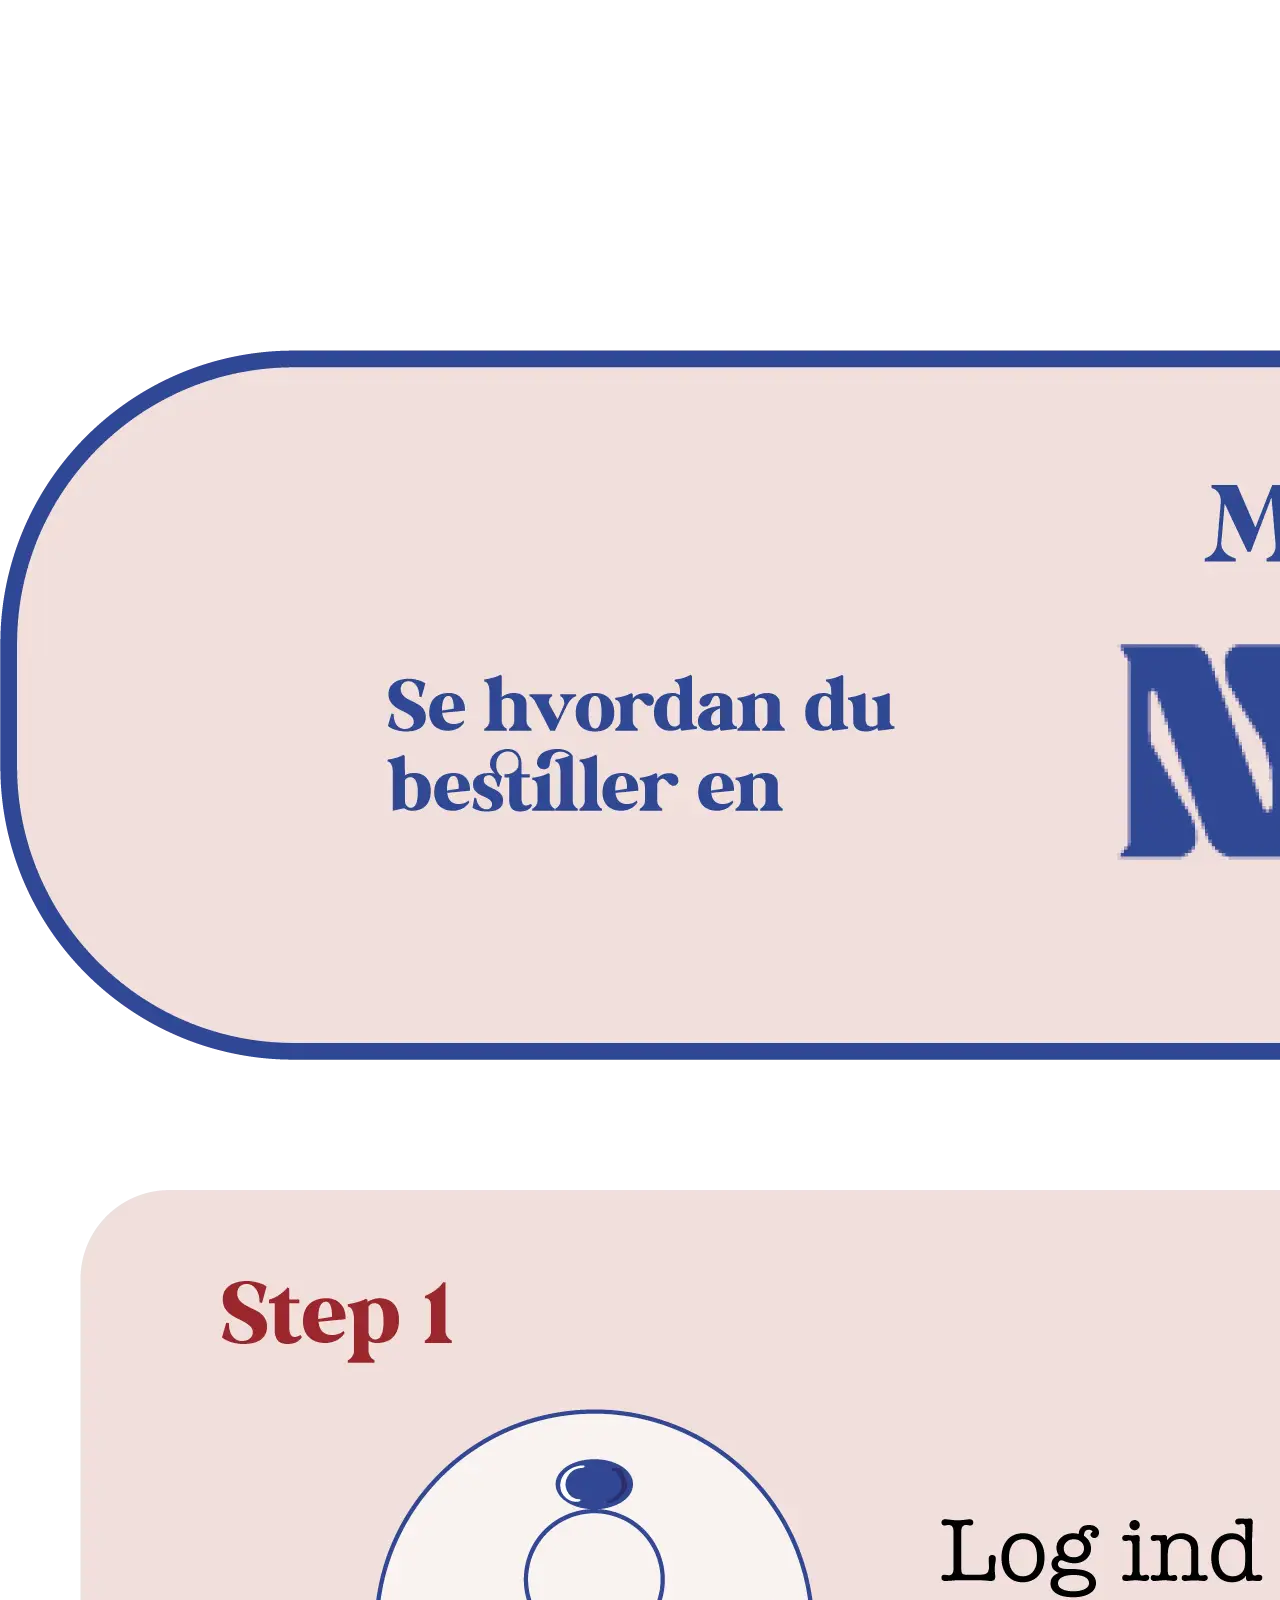
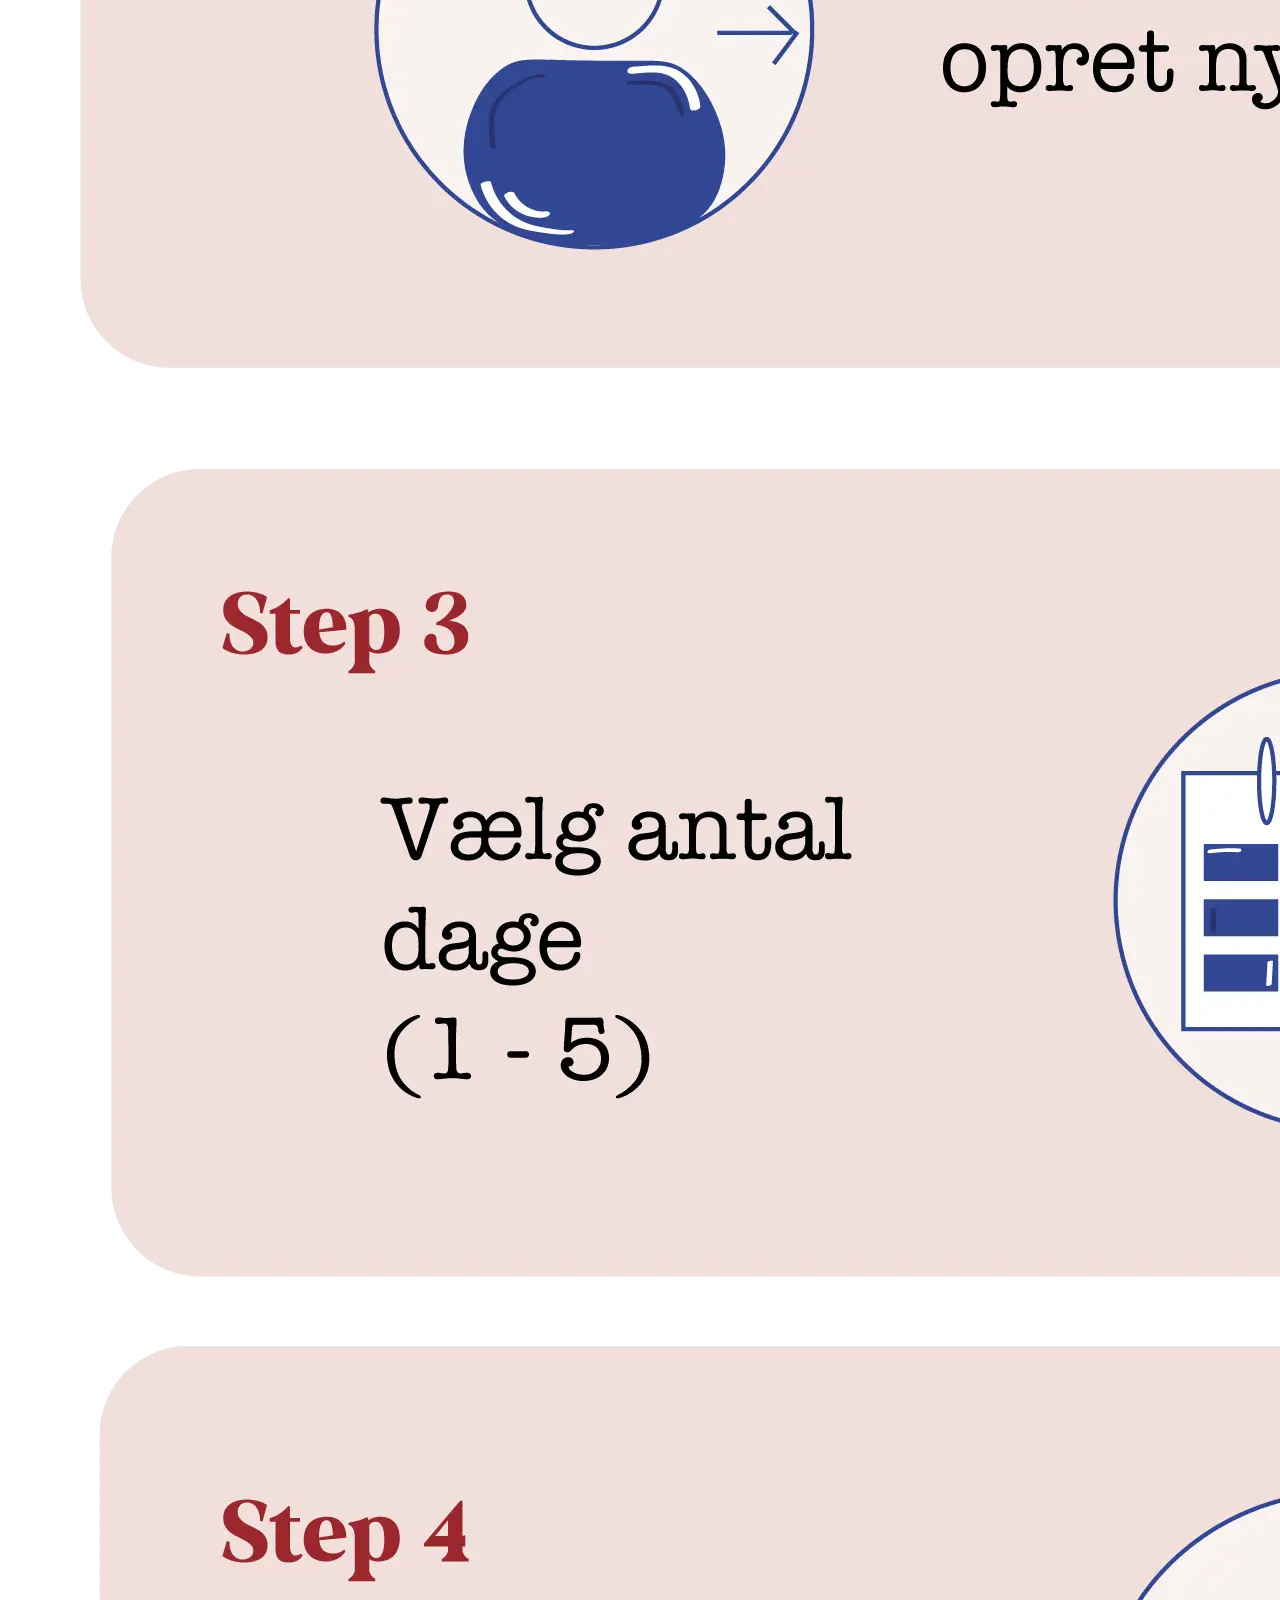
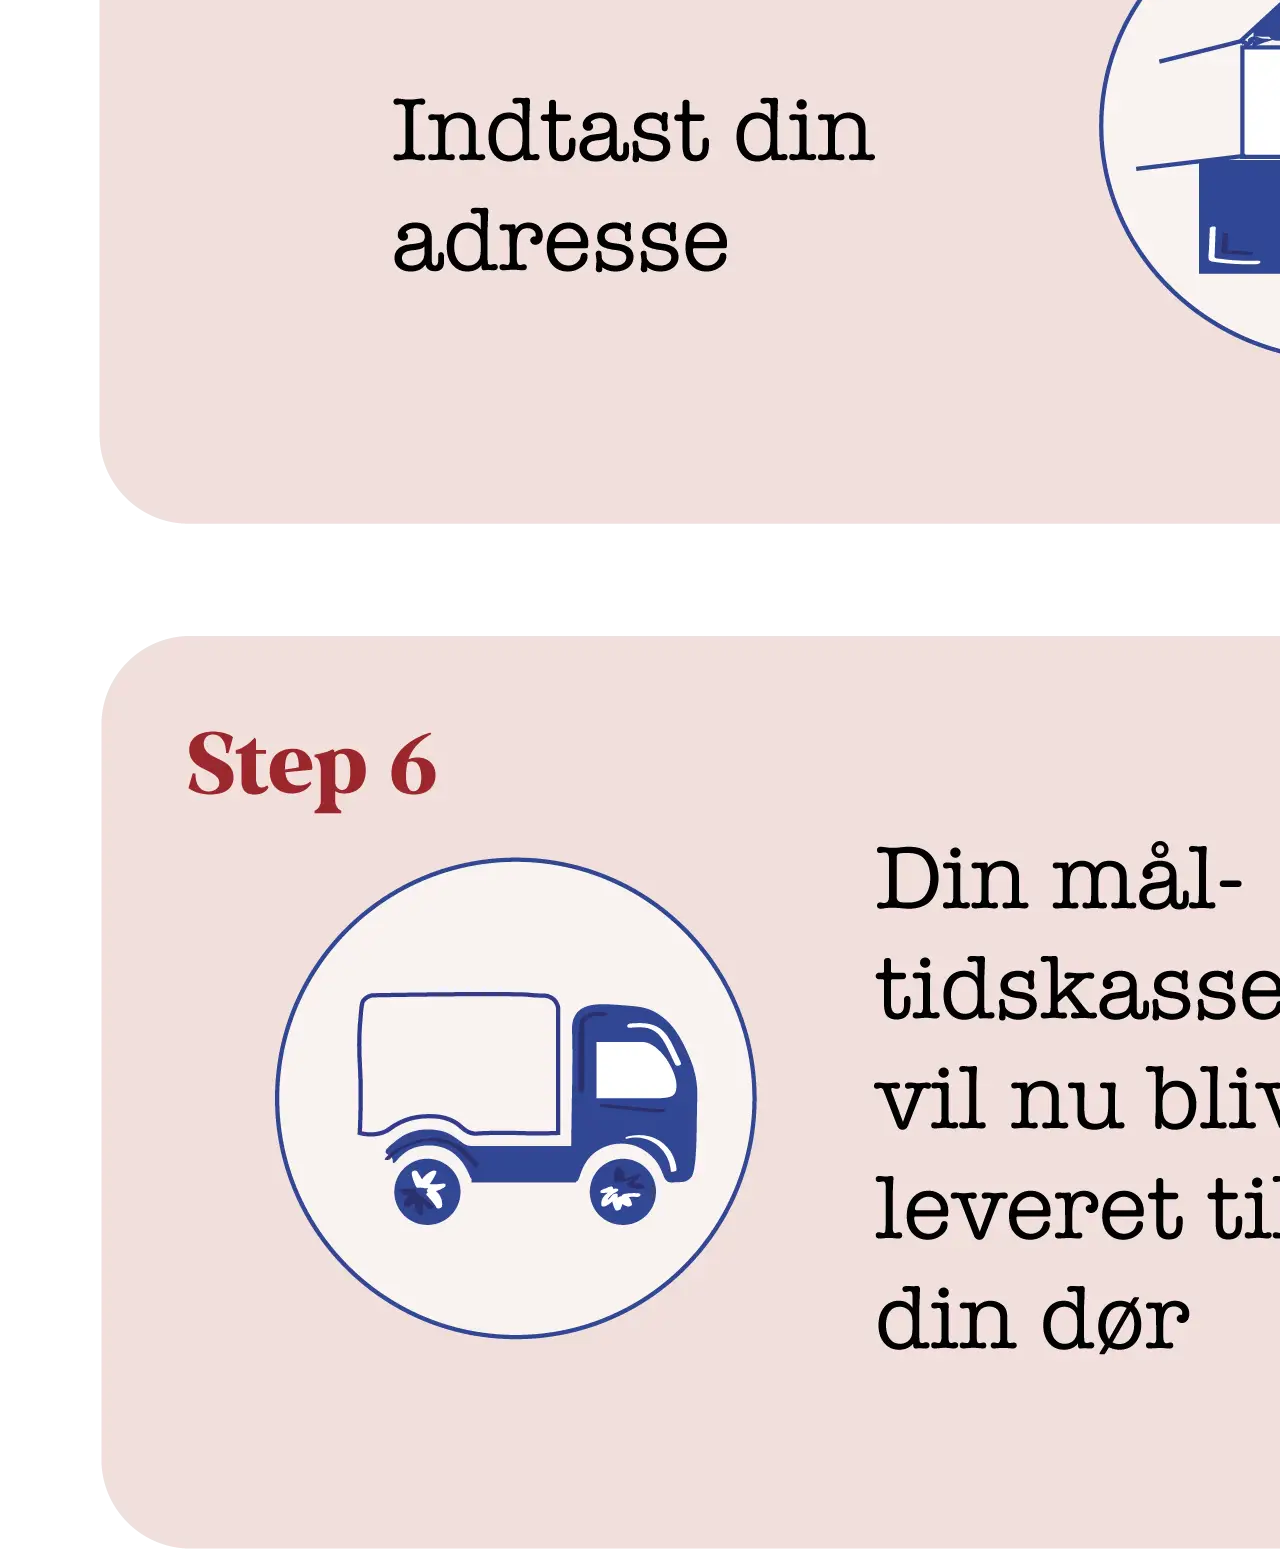
<file: nippon.hjemmeside/infographic.html>
<!DOCTYPE html>
<html lang="da">
<head>
    <meta charset="UTF-8">
    <meta name="viewport" content="width=device-width, initial-scale=1.0">
    <meta name="keywords" content="måltidskasser, japansk mad, nem mad, billig aftensmad, inspiration til aftensmad,">
    <meta name="description" content="Nippon måltidskasser ">
    <meta name="author" content="Emily Meyer, Regitze Johnson, Line Lejel og Mia Smaakjær">
    <meta name="geo.placename" content="Aarhus, Denmark">
    <title>Nippon Måltidskasser</title>
    <!-- Link til favicon -->
    <link rel="shortcut icon" href="images-nippon/favicon.png">
    <!-- Link til font awesome iconerne -->
    <link rel="stylesheet" href="https://cdnjs.cloudflare.com/ajax/libs/font-awesome/6.4.2/css/all.min.css">
   <!-- Link til stylesheet -->
    <link rel="stylesheet" href="css/style.css">
</head>

<body>
<div class="infographic-div">
    <img class="infographic" src="img/infographic-nippon.webp" alt="Infographic">
</div>
</body>
</file>
<file: nippon.hjemmeside/css/style.css>
* {
    margin: 0;
    padding: 0;
    box-sizing: border-box;
 }


 /*Styling af inforgraphic.html*/

 
 .infographic{
<<<<<<< HEAD
    height: 2rem;
 }

 /*Styler min footer*/
footer {
   display: flex;
   justify-content: space-between; 
   align-items: center;
   height: 100%;
   width: 100%;
   margin-bottom: 0;
   background-color: #344693;
   font-family: 'Courier New', Courier, monospace;
   font-size: 1rem;
   color: #f1dfdd;
   text-align: center;

}

/*Ændre farven på mine medie ikoner*/
footer a {
   color: #f1dfdd;
   size: 3rem;
}

#info, #medier {
   
   padding: 2rem;
   box-sizing: border-box;

}

#medier {
   font-size: 2rem;
   
}
=======
   height: 45rem;
   width: 30rem;
 }

 .infographic-div img{
   display: block;
   margin-left: auto;
   margin-right: auto;
   
   
 }
>>>>>>> 18f14e08a2f9b89604cb5dc0acafa446c6520ffe
</file>
